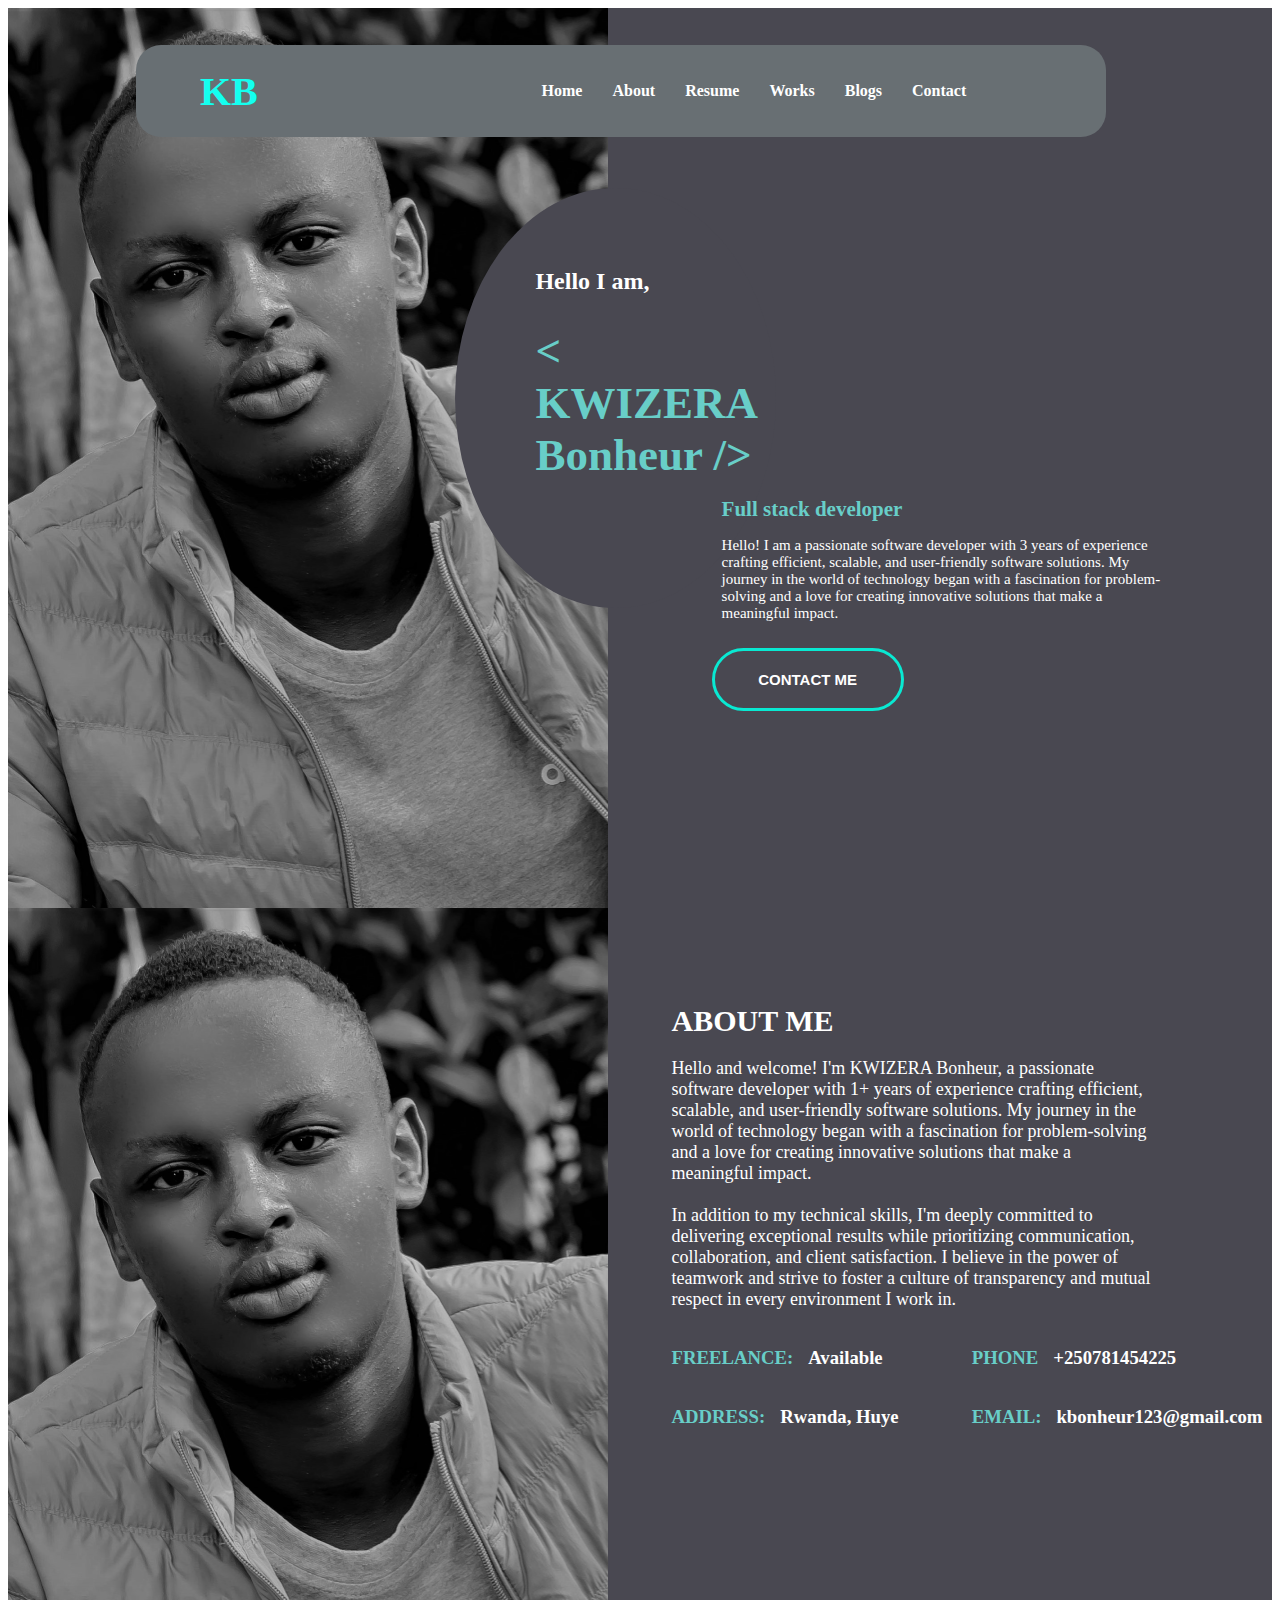
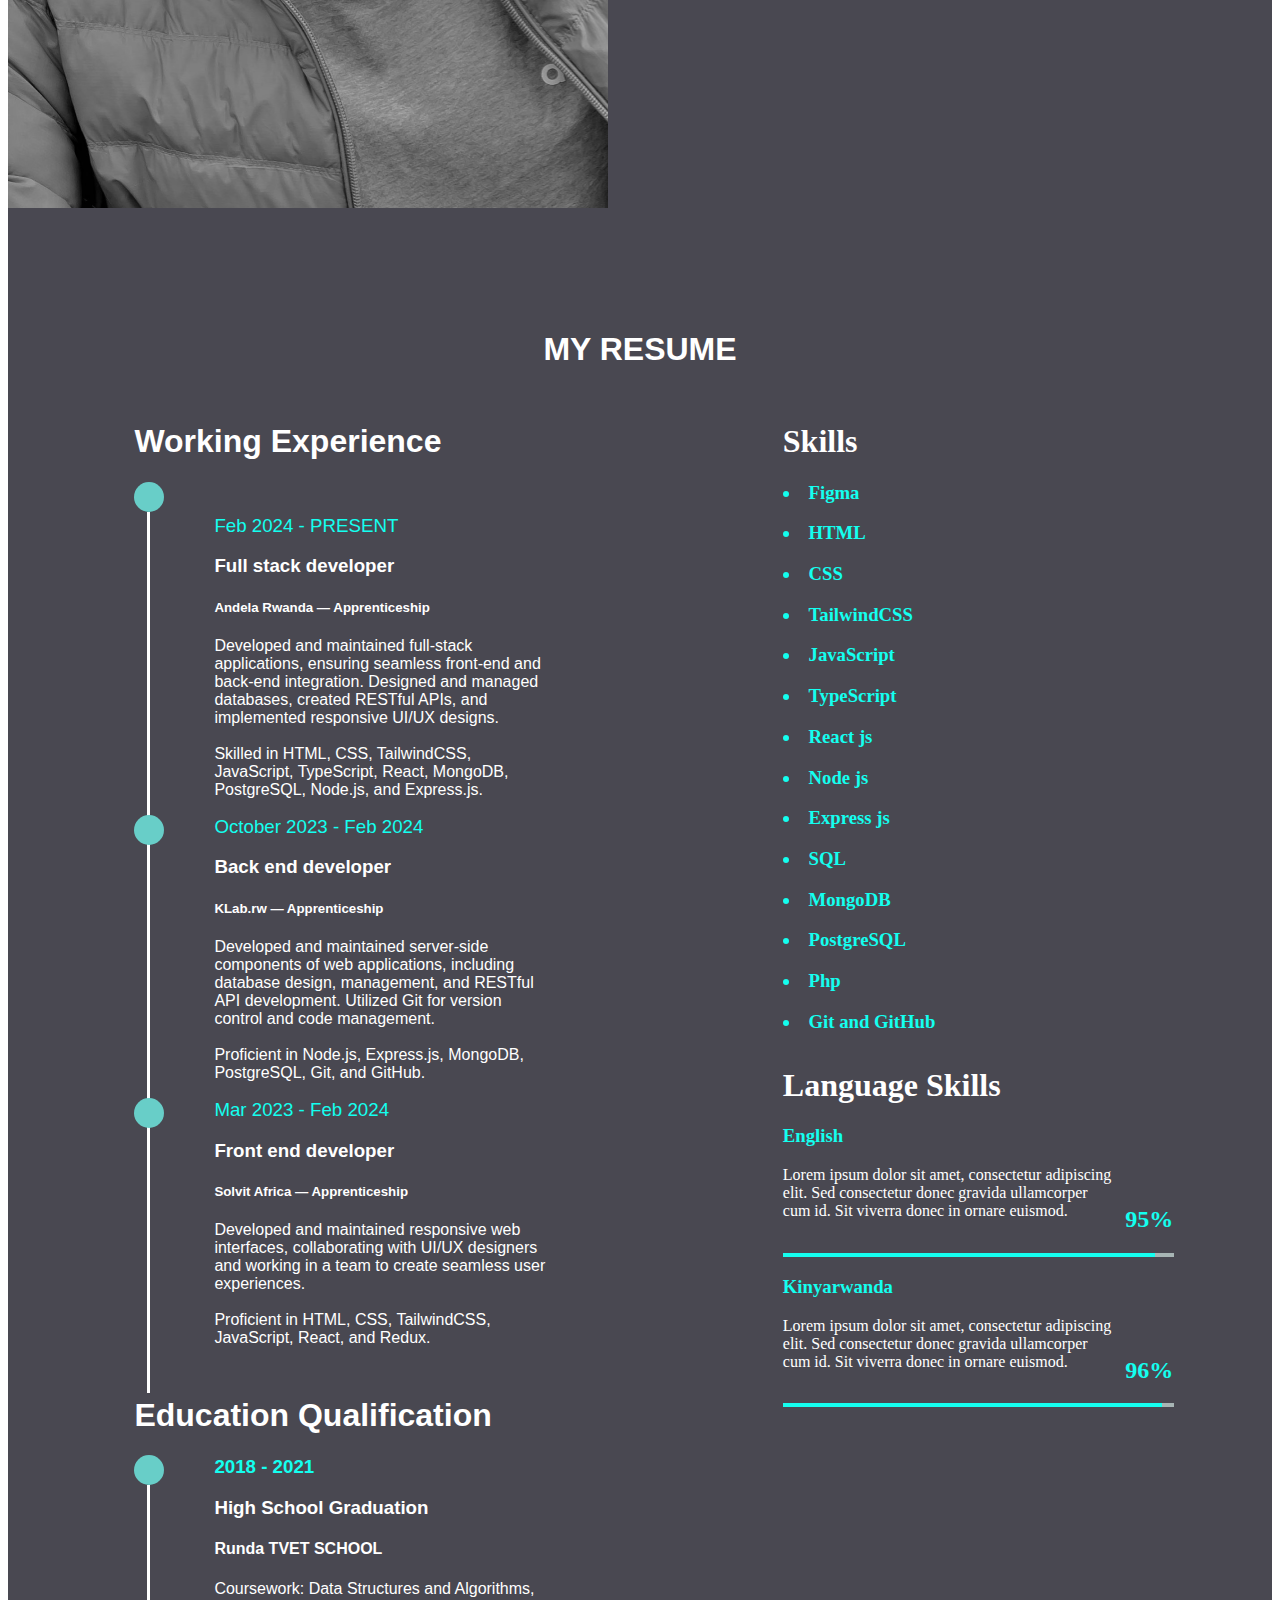
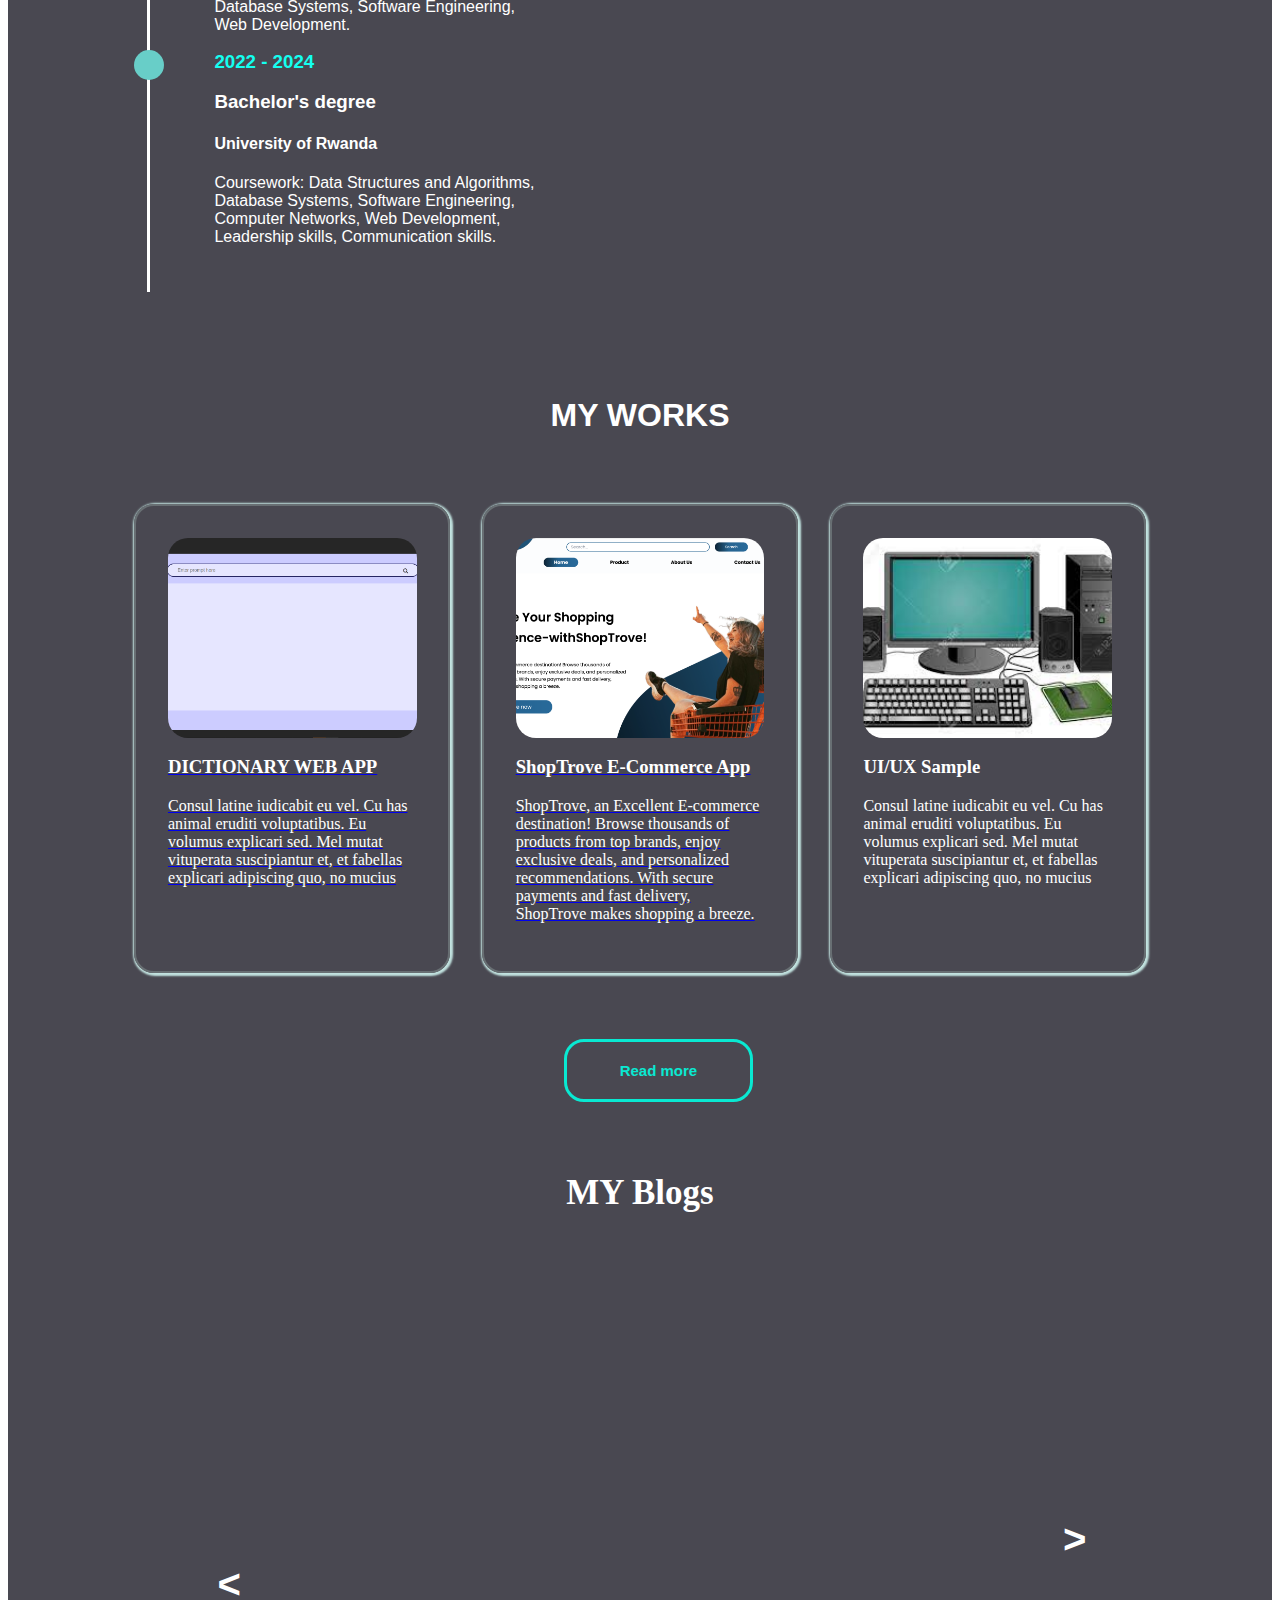
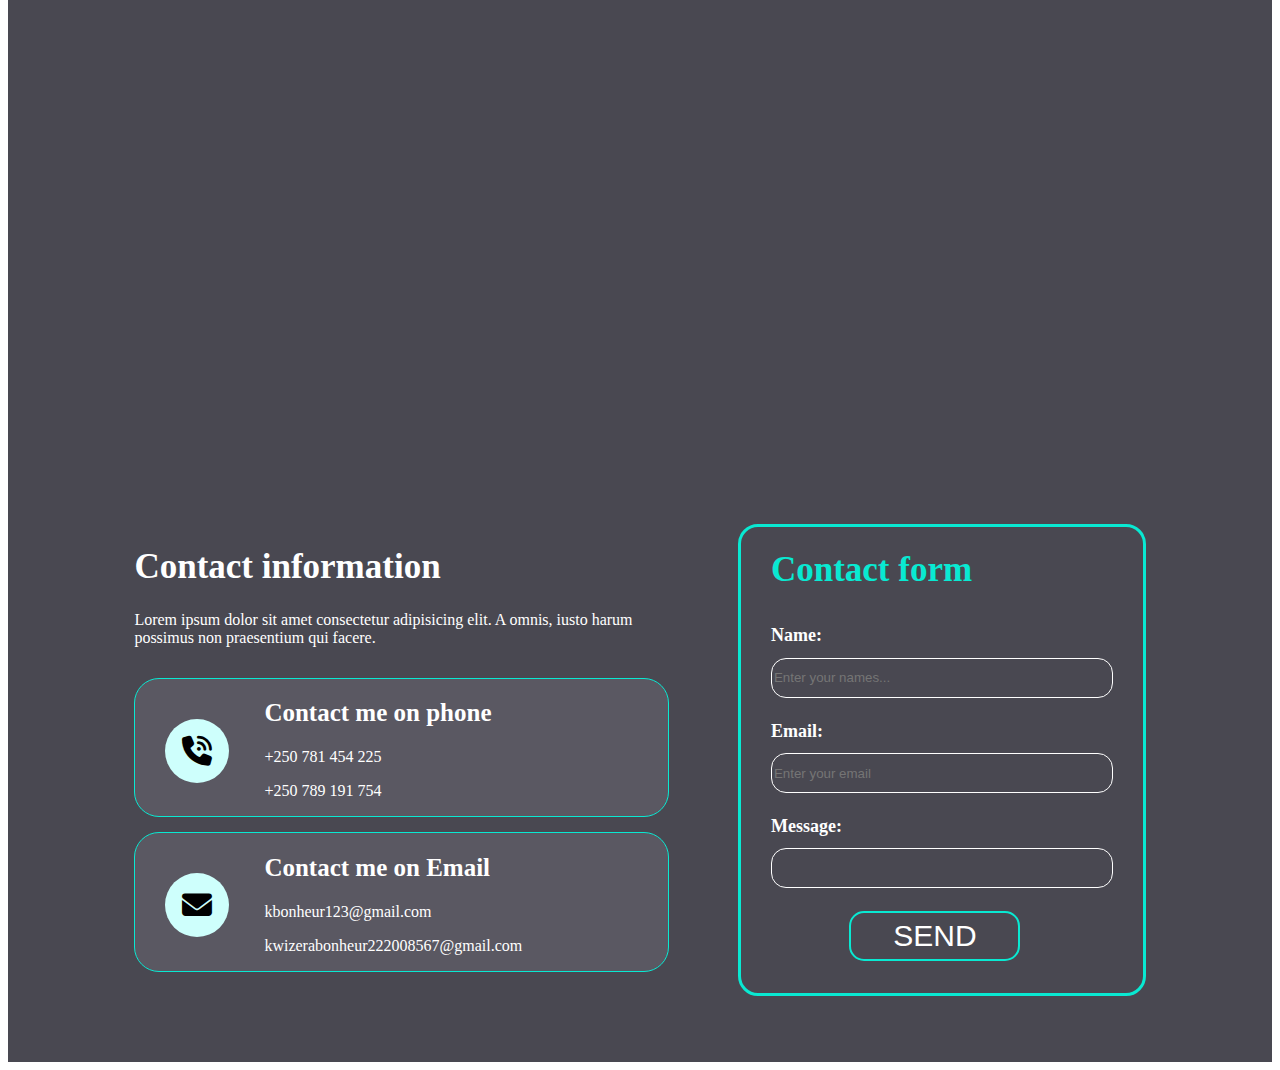
<file: index.html>
<html>
  <head>
    <meta name="viewport" content="width=device-width, initial-scale=1" />
    <link rel="stylesheet" href="index.css" />
    <link rel="stylesheet" href="./fonts/css/all.css" />
    <title>Portifolio</title>
  </head>

  <body>
    <nav class="navbar">
      <h1 style="color: #14ffef; font-size: 40px; font-weight: bold">KB</h1>
      <input type="checkbox" id="toggle-menu" class="toggle-menu" />
      <label for="toggle-menu" class="menu-icon">&#9776;</label>
      <ul class="links">
        <li><a href="#home">Home</a></li>
        <li><a href="#about">About</a></li>
        <li><a href="#resume">Resume</a></li>
        <li><a href="#works">Works</a></li>
        <li><a href="#blog-posts">Blogs</a></li>
        <li><a href="#contact">Contact</a></li>
      </ul>
    </nav>
    <div class="home" id="home">
      <div class="container">
        <div class="left"></div>
        <div class="right">
          <div class="circle">
            <h2>Hello I am,</h2>
            <h1>< KWIZERA<br />Bonheur /></h1>
          </div>
          <div class="desc">
            <h1>Full stack developer</h1>
            <p>
              Hello! I am a passionate software developer with 3 years of
              experience crafting efficient, scalable, and user-friendly
              software solutions. My journey in the world of technology began
              with a fascination for problem-solving and a love for creating
              innovative solutions that make a meaningful impact.
            </p>
          </div>
          <button id="me">CONTACT ME</button>
        </div>
      </div>
    </div>
    <div class="about" id="about">
      <div class="container">
        <div class="left2"></div>
        <div class="right1">
          <h1>ABOUT ME</h1>
          <p>
            Hello and welcome! I'm KWIZERA Bonheur, a passionate software
            developer with 1+ years of experience crafting efficient, scalable,
            and user-friendly software solutions. My journey in the world of
            technology began with a fascination for problem-solving and a love
            for creating innovative solutions that make a meaningful impact.
            <br />
            <br />
            In addition to my technical skills, I'm deeply committed to
            delivering exceptional results while prioritizing communication,
            collaboration, and client satisfaction. I believe in the power of
            teamwork and strive to foster a culture of transparency and mutual
            respect in every environment I work in.
          </p>
          <div class="info">
            <div class="more">
              <h3 id="age">FREELANCE:</h3>
              <h3 id="value">Available</h3>
            </div>
            <div class="more">
              <h3 id="age">PHONE</h3>
              <h3 id="value">+250781454225</h3>
            </div>
            <div class="more">
              <h3 id="age">ADDRESS:</h3>
              <h3 id="value">Rwanda, Huye</h3>
            </div>
            <div class="more">
              <h3 id="age">EMAIL:</h3>
              <h3 id="value">kbonheur123@gmail.com</h3>
            </div>
          </div>
        </div>
      </div>
    </div>
    <div class="resume-container" id="resume">
      <h1 id="myresume">MY RESUME</h1>
      <div class="resume">
        <div>
          <div class="education">
            <h1>Working Experience</h1>
            <div style="display: flex; gap: 50px">
              <div>
                <div class="a"></div>
                <div class="line"></div>
              </div>
              <div class="education">
                <h3
                  style="color: #14ffef; font-weight: normal; margin-top: -1px"
                >
                  Feb 2024 - PRESENT
                </h3>
                <h3>Full stack developer</h3>
                <h5>Andela Rwanda — Apprenticeship</h5>
                <p>
                  Developed and maintained full-stack applications, ensuring
                  seamless front-end and back-end integration. Designed and
                  managed databases, created RESTful APIs, and implemented
                  responsive UI/UX designs. <br />
                  <br />
                  Skilled in HTML, CSS, TailwindCSS, JavaScript, TypeScript,
                  React, MongoDB, PostgreSQL, Node.js, and Express.js.
                </p>
              </div>
            </div>
            <div style="display: flex; gap: 50px">
              <div>
                <div class="a"></div>
                <div class="line"></div>
              </div>
              <div>
                <h3
                  style="color: #14ffef; font-weight: normal; margin-top: 1px"
                >
                  October 2023 - Feb 2024
                </h3>
                <h3>Back end developer</h3>
                <h5>KLab.rw — Apprenticeship</h5>
                <p>
                  Developed and maintained server-side components of web
                  applications, including database design, management, and
                  RESTful API development. Utilized Git for version control and
                  code management. <br />
                  <br />
                  Proficient in Node.js, Express.js, MongoDB, PostgreSQL, Git,
                  and GitHub.
                </p>
              </div>
            </div>
            <div style="display: flex; gap: 50px">
              <div>
                <div class="a"></div>
                <div class="line"></div>
              </div>
              <div>
                <h3
                  style="color: #14ffef; font-weight: normal; margin-top: 1px"
                >
                  Mar 2023 - Feb 2024
                </h3>
                <h3>Front end developer</h3>
                <h5>Solvit Africa — Apprenticeship</h5>
                <p>
                  Developed and maintained responsive web interfaces,
                  collaborating with UI/UX designers and working in a team to
                  create seamless user experiences. <br />
                  <br />
                  Proficient in HTML, CSS, TailwindCSS, JavaScript, React, and
                  Redux.
                </p>
              </div>
            </div>
          </div>
          <div>
            <div class="education">
              <h1>Education Qualification</h1>
              <div style="display: flex; gap: 50px">
                <div>
                  <div class="a"></div>
                  <div class="line"></div>
                </div>
                <div>
                  <h3
                    style="color: #14ffef; font-weight: bold; margin-top: 1px"
                  >
                    2018 - 2021
                  </h3>
                  <h3>High School Graduation</h3>
                  <h4>Runda TVET SCHOOL</h4>
                  <p>
                    Coursework: Data Structures and Algorithms, Database
                    Systems, Software Engineering, Web Development.
                  </p>
                </div>
              </div>
              <div style="display: flex; gap: 50px">
                <div>
                  <div class="a"></div>
                  <div class="line"></div>
                </div>
                <div>
                  <h3
                    style="color: #14ffef; font-weight: bold; margin-top: 1px"
                  >
                    2022 - 2024
                  </h3>
                  <h3>Bachelor's degree</h3>
                  <h4>University of Rwanda</h4>
                  <p>
                    Coursework: Data Structures and Algorithms, Database
                    Systems, Software Engineering, Computer Networks, Web
                    Development, Leadership skills, Communication skills.
                  </p>
                </div>
              </div>
            </div>
          </div>
        </div>
        <div>
          <div class="design">
            <h1>Skills</h1>
            <h3><li style="color: #14ffef">Figma</li></h3>
            <h3><li style="color: #14ffef">HTML</li></h3>
            <h3><li style="color: #14ffef">CSS</li></h3>
            <h3><li style="color: #14ffef">TailwindCSS</li></h3>
            <h3><li style="color: #14ffef">JavaScript</li></h3>
            <h3><li style="color: #14ffef">TypeScript</li></h3>
            <h3><li style="color: #14ffef">React js</li></h3>
            <h3><li style="color: #14ffef">Node js</li></h3>
            <h3><li style="color: #14ffef">Express js</li></h3>
            <h3><li style="color: #14ffef">SQL</li></h3>
            <h3><li style="color: #14ffef">MongoDB</li></h3>
            <h3><li style="color: #14ffef">PostgreSQL</li></h3>
            <h3><li style="color: #14ffef">Php</li></h3>
            <h3><li style="color: #14ffef">Git and GitHub</li></h3>
          </div>
          <div class="design">
            <h1>Language Skills</h1>
            <div>
              <h3 style="color: #14ffef">English</h3>
              <p>
                Lorem ipsum dolor sit amet, consectetur adipiscing elit. Sed
                consectetur donec gravida ullamcorper cum id. Sit viverra donec
                in ornare euismod.
              </p>
              <h2 style="margin-left: 70%; color: #14ffef; margin-top: -30px">
                95%
              </h2>
              <div style="width: 80%; height: 4px; background-color: #a7b5b4">
                <div
                  style="width: 95%; height: 4px; background-color: #14ffef"
                ></div>
              </div>
            </div>
            <div>
              <h3 style="color: #14ffef">Kinyarwanda</h3>
              <p>
                Lorem ipsum dolor sit amet, consectetur adipiscing elit. Sed
                consectetur donec gravida ullamcorper cum id. Sit viverra donec
                in ornare euismod.
              </p>
              <h2 style="margin-left: 70%; color: #14ffef; margin-top: -30px">
                96%
              </h2>
              <div style="width: 80%; height: 4px; background-color: #a7b5b4">
                <div
                  style="width: 97%; height: 4px; background-color: #14ffef"
                ></div>
              </div>
            </div>
          </div>
        </div>
      </div>
    </div>
    <div class="works" id="works">
      <h1>MY WORKS</h1>
      <div class="con dardss">
        <a
          href="https://kwizera-bonheur123.github.io/Diction_web_app/"
          class="cards11"
        >
          <div class="card1">
            <img src="./dictionary.PNG" />
          </div>
          <h3>DICTIONARY WEB APP</h3>
          <p>
            Consul latine iudicabit eu vel. Cu has animal eruditi voluptatibus.
            Eu volumus explicari sed. Mel mutat vituperata suscipiantur et, et
            fabellas explicari adipiscing quo, no mucius
          </p>
        </a>
        <a
          href="https://kwizera-bonheur123.github.io/To_do_list/"
          class="cards11"
        >
          <div class="card1">
            <img src="./shptrove.png" />
          </div>
          <h3>ShopTrove E-Commerce App</h3>
          <p>
            ShopTrove, an Excellent E-commerce destination! Browse thousands of
            products from top brands, enjoy exclusive deals, and personalized
            recommendations. With secure payments and fast delivery, ShopTrove
            makes shopping a breeze.
          </p>
        </a>
        <div class="cards11">
          <div class="card1">
            <img src="./download (11).jpg" />
          </div>
          <h3>UI/UX Sample</h3>
          <p>
            Consul latine iudicabit eu vel. Cu has animal eruditi voluptatibus.
            Eu volumus explicari sed. Mel mutat vituperata suscipiantur et, et
            fabellas explicari adipiscing quo, no mucius
          </p>
        </div>
      </div>
      <button>Read more</button>
    </div>
    <div class="my-blog" id="blog">
      <h1>MY Blogs</h1>
      <div class="slider" id="blog-posts"></div>
      <div id="next-blog">></div>
      <div id="prev-blog"><</div>
    </div>
    <div class="contact" id="contact">
      <div class="contact-container">
        <div style="display: grid; gap: 15px; padding-bottom: 40px">
          <div>
            <h1>Contact information</h1>
            <p id="p">
              Lorem ipsum dolor sit amet consectetur adipisicing elit. A omnis,
              iusto harum possimus non praesentium qui facere.
            </p>
          </div>
          <div class="phone">
            <div style="padding-top: 8%; font-size: 30px">
              <div class="icon">
                <i class="fa-solid fa-phone-volume"></i>
              </div>
            </div>
            <div class="cont">
              <h2>Contact me on phone</h2>
              <p>+250 781 454 225</p>
              <p>+250 789 191 754</p>
            </div>
          </div>
          <div class="phone">
            <div style="padding-top: 8%; font-size: 30px">
              <div class="icon">
                <i class="fa-solid fa-envelope"></i>
              </div>
            </div>
            <div>
              <h2>Contact me on Email</h2>
              <p>kbonheur123@gmail.com</p>
              <p>kwizerabonheur222008567@gmail.com</p>
            </div>
          </div>
        </div>
        <form class="form" id="contactForm" onsubmit="validateForm()">
          <h1>Contact form</h1>
          <label>Name:</label>
          <input type="text" id="name" placeholder="Enter your names..." />
          <div class="error" id="nameError"></div>
          <label>Email:</label>
          <input type="text" id="email" placeholder="Enter your email" />
          <div id="emailError" class="error"></div>
          <label>Message:</label>
          <input id="message" type="textarea" />
          <div id="messageError" class="error"></div>
          <input type="submit" value="SEND" id="submit" />
        </form>
      </div>
    </div>
    <script src="https://smtpjs.com/v3/smtp.js"></script>
    <script>
      function validateForm() {
        var name = document.getElementById("name").value;
        var email = document.getElementById("email").value;
        var message = document.getElementById("message").value;

        var nameError = document.getElementById("nameError");
        var emailError = document.getElementById("emailError");
        var messageError = document.getElementById("messageError");

        nameError.innerHTML = "";
        emailError.innerHTML = "";
        messageError.innerHTML = "";

        var isValid = true;

        if (name === "") {
          nameError.innerHTML = "Name is required";
          isValid = false;
        }

        if (email === "") {
          emailError.innerHTML = "Email is required";
          isValid = false;
        } else {
          // Basic email validation
          var emailPattern = /^[a-zA-Z0-9._-]+@[a-zA-Z0-9.-]+\.[a-zA-Z]{2,4}$/;
          if (!emailPattern.test(email)) {
            emailError.innerHTML = "Invalid email address";
            isValid = false;
          }
        }

        if (message === "") {
          messageError.innerHTML = "Message is required";
          isValid = false;
        }

        return isValid;
      }

      var posts;

      // function addloader() {
      //   document.getElementById("loader-page").style.display = "flex";
      // }
      // addloader();
      // function removeLeader() {
      //   document.getElementById("loader-page").style.display = "none";
      // }

      fetch("https://mybrand-be-j0te.onrender.com/api/blogs")
        .then((response) => response.json())
        .then((response) => {
          //   removeLeader();
          var blog_posts = document.getElementById("blog-posts");
          response.data.map((blog) => {
            console.log(blog);
            let newDiv = document.createElement("div");
            newDiv.classList.add("item");
            newDiv.innerHTML = `
            <a href="#" onclick="window.location.href = 'signle_blog.html?id=${
              blog._id
            }'; return false;">
                    <img src="${blog.image}" />
                  </a>
                  <h2 class="title">${
                    blog.title.substring(0, 50) + " ...."
                  }</h2>
                  <div class="description">${
                    blog.content.substring(0, 196) + " ....."
                  }</div>
                  <div class="footer">
                    <div class="profile">
                      <img src="${blog.author.profile}" />
                      <div>
                        <h2 class="writter-name">${blog.author.firstname}</h2>
                        <h2 class="writter-position">${
                          blog.author.lastname
                        }</h2>
                      </div>
                    </div>
                    <div class="reaction">
                      <div class="like">
                        <i class="fa-solid fa-thumbs-up"></i>
                        <p>${blog.likes.length}</p>
                      </div>
                      <div class="like">
                        <i class="fa-solid fa-comment"></i>
                        <p>${blog.comments.length}</p>
                      </div>
                    </div>
                  </div>
            `;
            blog_posts.appendChild(newDiv);
          });

          let blogs = document.querySelectorAll(".my-blog .slider .item");
          let next = document.getElementById("next-blog");
          let prev = document.getElementById("prev-blog");
          let active = 1;
          function loadShow() {
            let stt = 0;
            console.log(blogs[active]);
            blogs[active].style.transform = `none`;
            blogs[active].style.zIndex = 10;
            blogs[active].style.filter = "none";
            blogs[active].style.opacity = 1;
            for (var i = active + 1; i < blogs.length; i++) {
              stt++;
              blogs[i].style.transform = `translateX(${120 * stt}px) scale(${
                1 - 0.2 * stt
              }) perspective(16px) rotateY(-1deg)`;
              blogs[i].style.zIndex = 1;
              blogs[i].style.filter = "blur(5px)";
              blogs[i].style.opacity = stt > 2 ? 0 : 0.6;
            }
            stt = 0;
            for (var i = active - 1; i >= 0; i--) {
              stt++;
              blogs[i].style.transform = `translateX(${-120 * stt}px) scale(${
                1 - 0.2 * stt
              }) perspective(16px) rotateY(1deg)`;
              blogs[i].style.zIndex = 1;
              blogs[i].style.filter = "blur(5px)";
              blogs[i].style.opacity = stt > 2 ? 0 : 0.6;
            }
          }
          loadShow();
          next.onclick = function () {
            active = active + 1 < blogs.length ? active + 1 : active;
            loadShow();
          };
          prev.onclick = function () {
            active = active - 1 >= 0 ? active - 1 : active;
            loadShow();
          };
        });
    </script>
  </body>
</html>
</file>
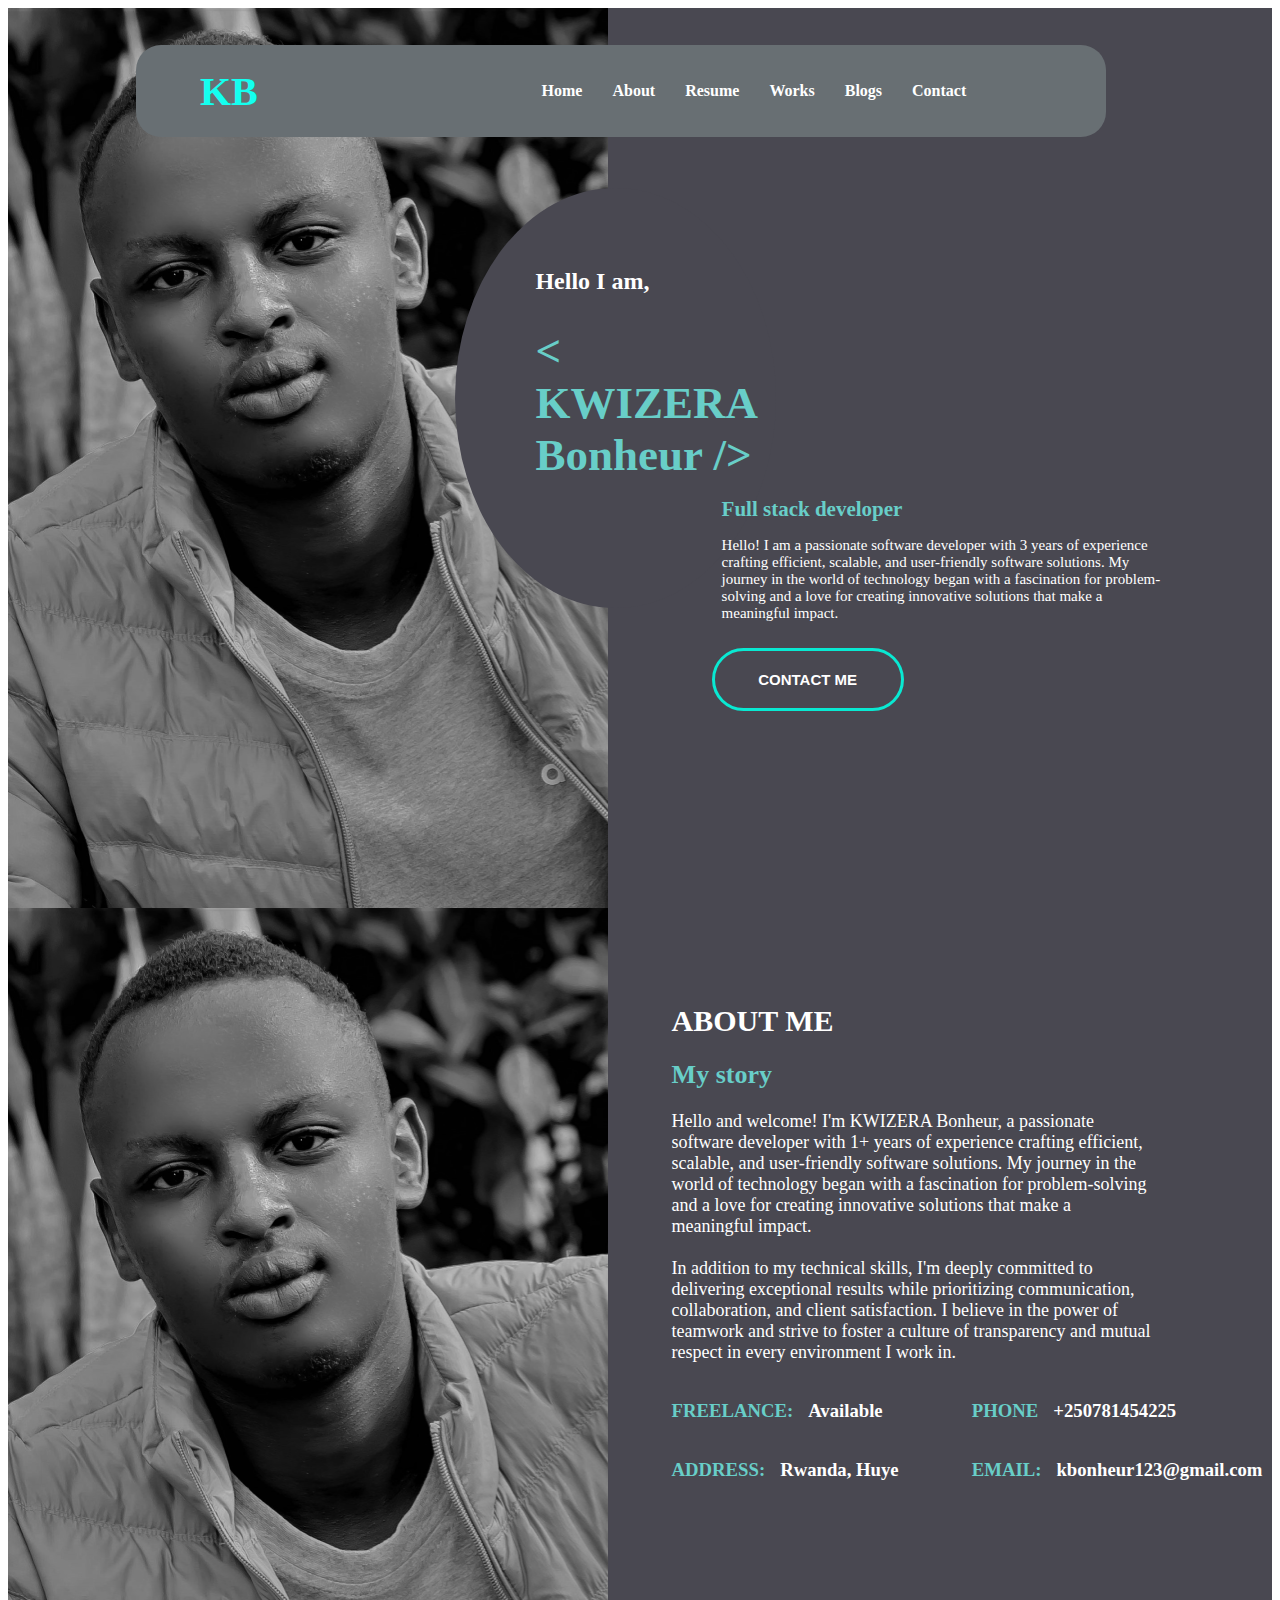
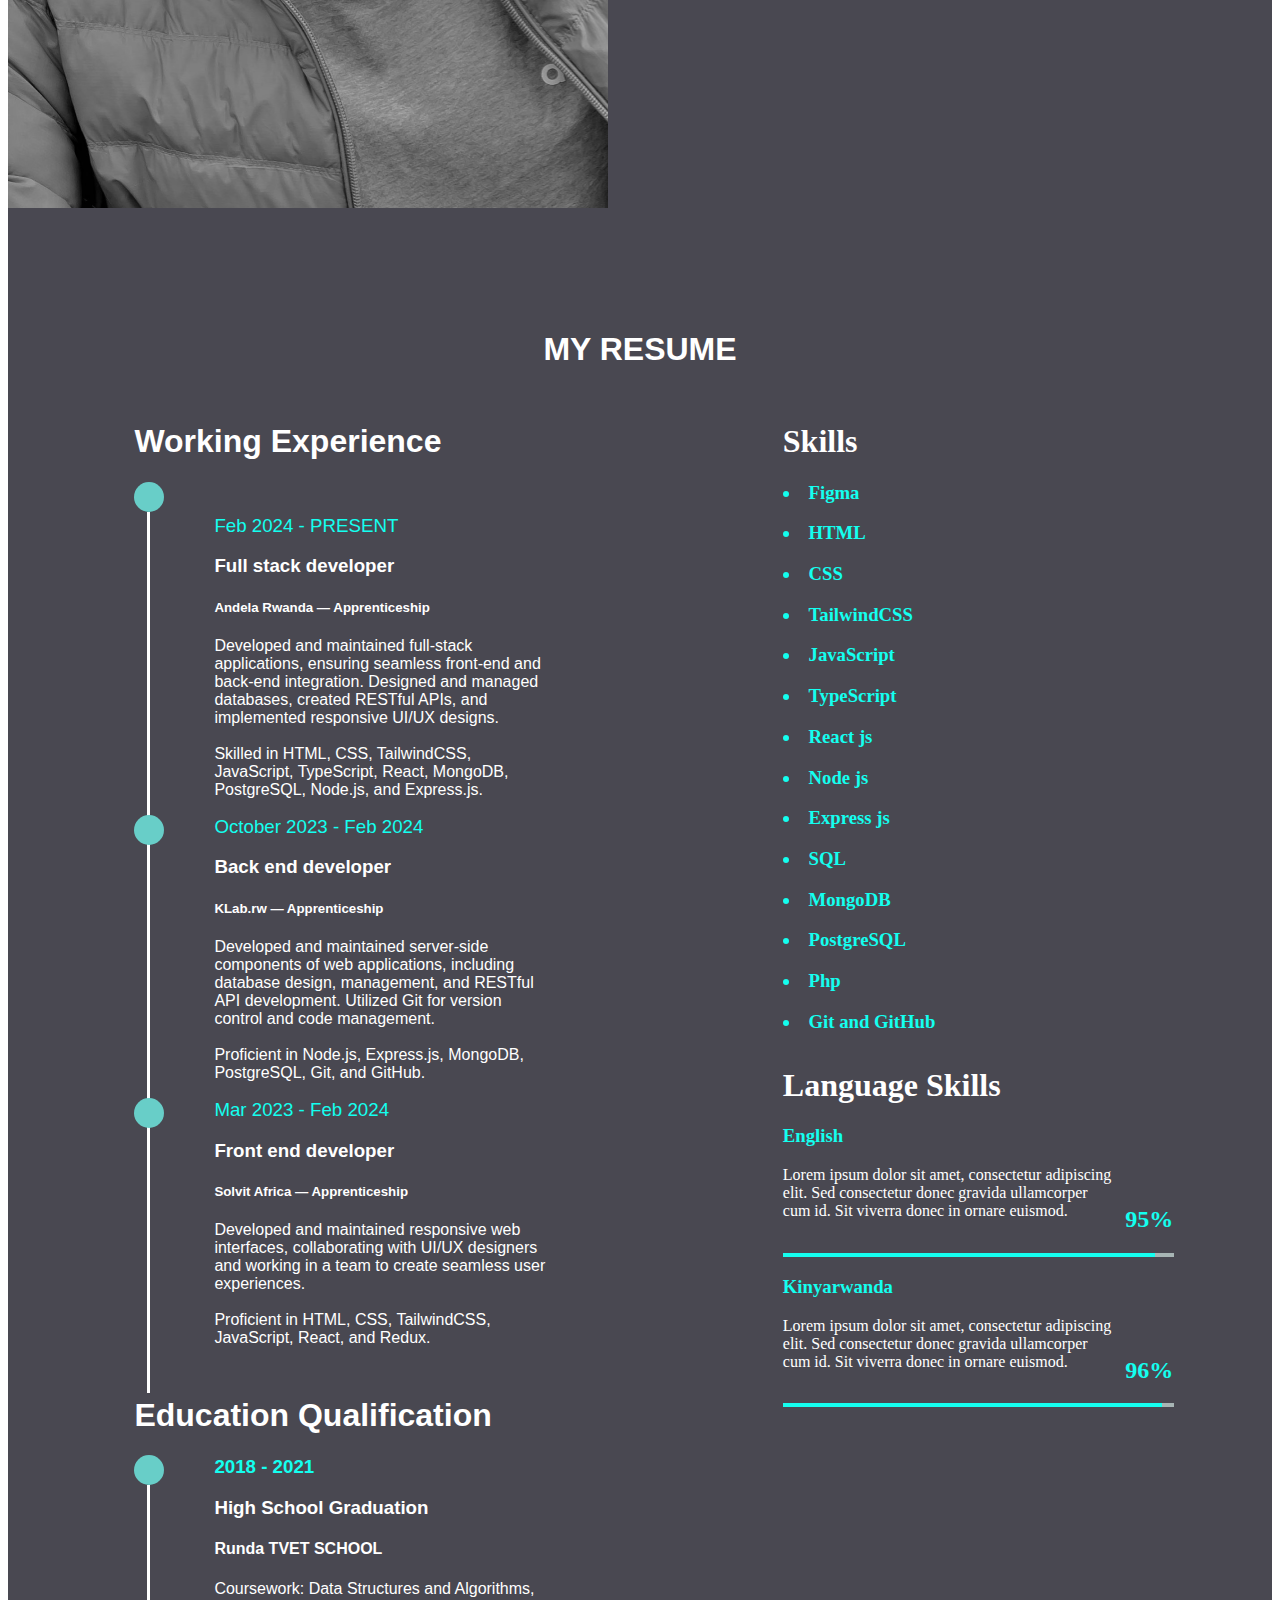
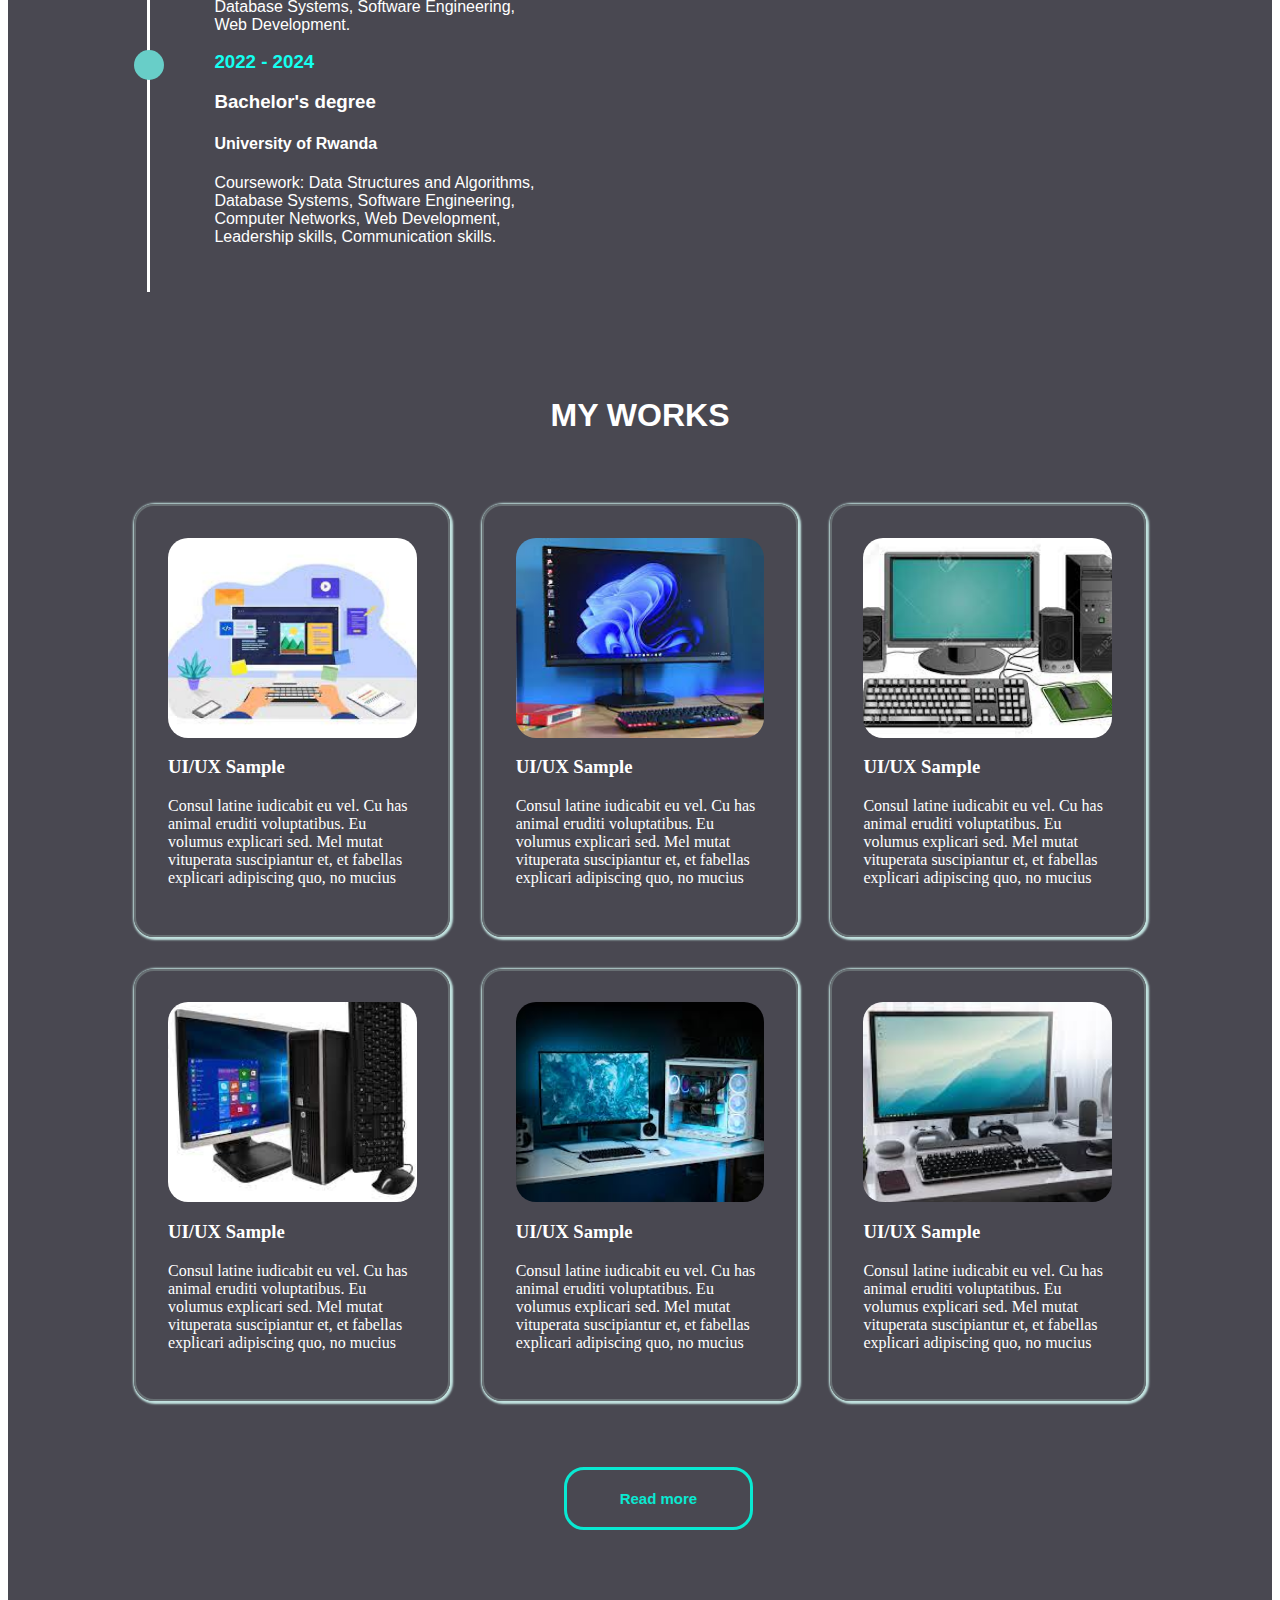
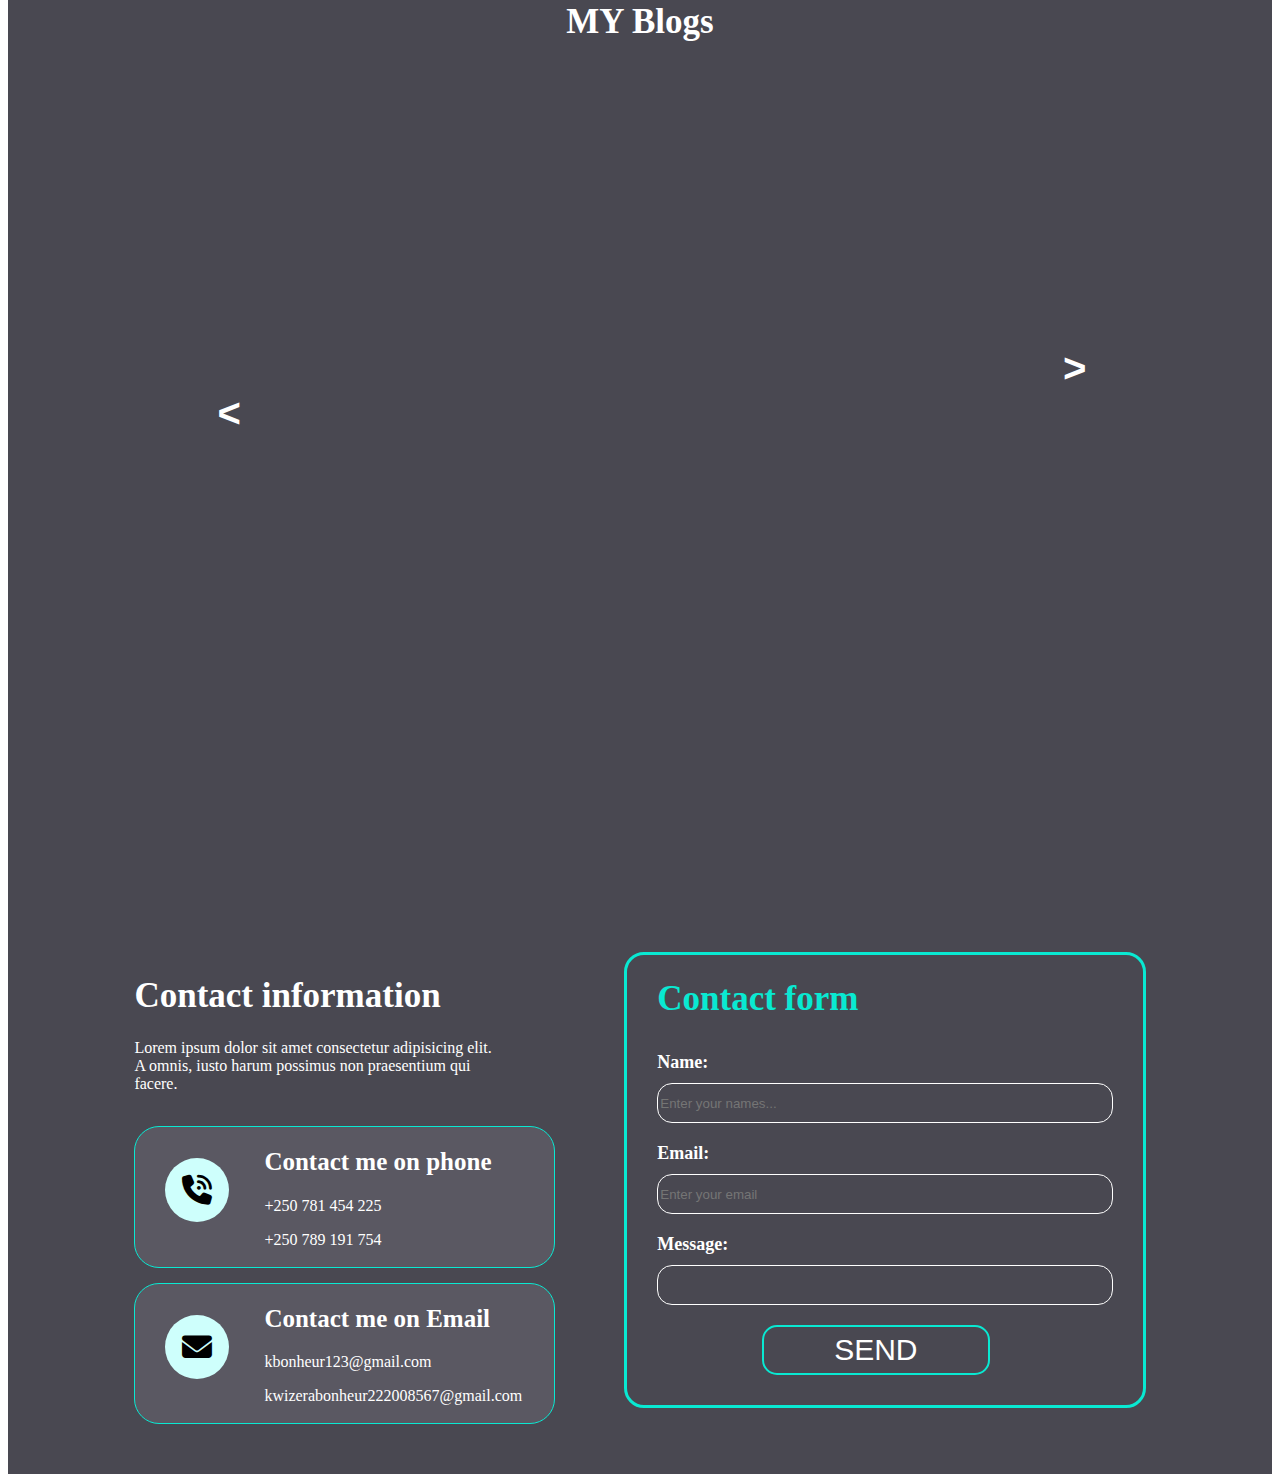
<file: Home.html>
<html>
  <head>
    <link rel="stylesheet" href="index.css" />
    <link rel="stylesheet" href="./fonts/css/all.css" />
    <title>Portifolio</title>
  </head>

  <body>
    <nav class="navbar">
      <h1 style="color: #14ffef; font-size: 40px; font-weight: bold">KB</h1>
      <input type="checkbox" id="toggle-menu" class="toggle-menu" />
      <label for="toggle-menu" class="menu-icon">&#9776;</label>
      <ul class="links">
        <li><a href="#home">Home</a></li>
        <li><a href="#about">About</a></li>
        <li><a href="#resume">Resume</a></li>
        <li><a href="#works">Works</a></li>
        <li><a href="#blog-posts">Blogs</a></li>
        <li><a href="#contact">Contact</a></li>
      </ul>
    </nav>
    <div class="home" id="home">
      <div class="container">
        <div class="left"></div>
        <div class="right">
          <div class="circle">
            <h2>Hello I am,</h2>
            <h1>< KWIZERA<br />Bonheur /></h1>
          </div>
          <div class="desc">
            <h1>Full stack developer</h1>
            <p>
              Hello! I am a passionate software developer with 3 years of
              experience crafting efficient, scalable, and user-friendly
              software solutions. My journey in the world of technology began
              with a fascination for problem-solving and a love for creating
              innovative solutions that make a meaningful impact.
            </p>
          </div>
          <button id="me">CONTACT ME</button>
        </div>
      </div>
    </div>
    <div class="about" id="about">
      <div class="container">
        <div class="left2"></div>
        <div class="right1">
          <h1>ABOUT ME</h1>
          <h2>My story</h2>
          <p>
            Hello and welcome! I'm KWIZERA Bonheur, a passionate software
            developer with 1+ years of experience crafting efficient, scalable,
            and user-friendly software solutions. My journey in the world of
            technology began with a fascination for problem-solving and a love
            for creating innovative solutions that make a meaningful impact.
            <br />
            <br />
            In addition to my technical skills, I'm deeply committed to
            delivering exceptional results while prioritizing communication,
            collaboration, and client satisfaction. I believe in the power of
            teamwork and strive to foster a culture of transparency and mutual
            respect in every environment I work in.
          </p>
          <div class="info">
            <div class="more">
              <h3 id="age">FREELANCE:</h3>
              <h3 id="value">Available</h3>
            </div>
            <div class="more">
              <h3 id="age">PHONE</h3>
              <h3 id="value">+250781454225</h3>
            </div>
            <div class="more">
              <h3 id="age">ADDRESS:</h3>
              <h3 id="value">Rwanda, Huye</h3>
            </div>
            <div class="more">
              <h3 id="age">EMAIL:</h3>
              <h3 id="value">kbonheur123@gmail.com</h3>
            </div>
          </div>
        </div>
      </div>
    </div>
    <div class="resume-container" id="resume">
      <h1 id="myresume">MY RESUME</h1>
      <div class="resume">
        <div>
          <div class="education">
            <h1>Working Experience</h1>
            <div style="display: flex; gap: 50px">
              <div>
                <div class="a"></div>
                <div class="line"></div>
              </div>
              <div class="education">
                <h3
                  style="color: #14ffef; font-weight: normal; margin-top: -1px"
                >
                  Feb 2024 - PRESENT
                </h3>
                <h3>Full stack developer</h3>
                <h5>Andela Rwanda — Apprenticeship</h5>
                <p>
                  Developed and maintained full-stack applications, ensuring
                  seamless front-end and back-end integration. Designed and
                  managed databases, created RESTful APIs, and implemented
                  responsive UI/UX designs. <br />
                  <br />
                  Skilled in HTML, CSS, TailwindCSS, JavaScript, TypeScript,
                  React, MongoDB, PostgreSQL, Node.js, and Express.js.
                </p>
              </div>
            </div>
            <div style="display: flex; gap: 50px">
              <div>
                <div class="a"></div>
                <div class="line"></div>
              </div>
              <div>
                <h3
                  style="color: #14ffef; font-weight: normal; margin-top: 1px"
                >
                  October 2023 - Feb 2024
                </h3>
                <h3>Back end developer</h3>
                <h5>KLab.rw — Apprenticeship</h5>
                <p>
                  Developed and maintained server-side components of web
                  applications, including database design, management, and
                  RESTful API development. Utilized Git for version control and
                  code management. <br />
                  <br />
                  Proficient in Node.js, Express.js, MongoDB, PostgreSQL, Git,
                  and GitHub.
                </p>
              </div>
            </div>
            <div style="display: flex; gap: 50px">
              <div>
                <div class="a"></div>
                <div class="line"></div>
              </div>
              <div>
                <h3
                  style="color: #14ffef; font-weight: normal; margin-top: 1px"
                >
                  Mar 2023 - Feb 2024
                </h3>
                <h3>Front end developer</h3>
                <h5>Solvit Africa — Apprenticeship</h5>
                <p>
                  Developed and maintained responsive web interfaces,
                  collaborating with UI/UX designers and working in a team to
                  create seamless user experiences. <br />
                  <br />
                  Proficient in HTML, CSS, TailwindCSS, JavaScript, React, and
                  Redux.
                </p>
              </div>
            </div>
          </div>
          <div>
            <div class="education">
              <h1>Education Qualification</h1>
              <div style="display: flex; gap: 50px">
                <div>
                  <div class="a"></div>
                  <div class="line"></div>
                </div>
                <div>
                  <h3
                    style="color: #14ffef; font-weight: bold; margin-top: 1px"
                  >
                    2018 - 2021
                  </h3>
                  <h3>High School Graduation</h3>
                  <h4>Runda TVET SCHOOL</h4>
                  <p>
                    Coursework: Data Structures and Algorithms, Database
                    Systems, Software Engineering, Web Development.
                  </p>
                </div>
              </div>
              <div style="display: flex; gap: 50px">
                <div>
                  <div class="a"></div>
                  <div class="line"></div>
                </div>
                <div>
                  <h3
                    style="color: #14ffef; font-weight: bold; margin-top: 1px"
                  >
                    2022 - 2024
                  </h3>
                  <h3>Bachelor's degree</h3>
                  <h4>University of Rwanda</h4>
                  <p>
                    Coursework: Data Structures and Algorithms, Database
                    Systems, Software Engineering, Computer Networks, Web
                    Development, Leadership skills, Communication skills.
                  </p>
                </div>
              </div>
            </div>
          </div>
        </div>
        <div>
          <div class="design">
            <h1>Skills</h1>
            <h3><li style="color: #14ffef">Figma</li></h3>
            <h3><li style="color: #14ffef">HTML</li></h3>
            <h3><li style="color: #14ffef">CSS</li></h3>
            <h3><li style="color: #14ffef">TailwindCSS</li></h3>
            <h3><li style="color: #14ffef">JavaScript</li></h3>
            <h3><li style="color: #14ffef">TypeScript</li></h3>
            <h3><li style="color: #14ffef">React js</li></h3>
            <h3><li style="color: #14ffef">Node js</li></h3>
            <h3><li style="color: #14ffef">Express js</li></h3>
            <h3><li style="color: #14ffef">SQL</li></h3>
            <h3><li style="color: #14ffef">MongoDB</li></h3>
            <h3><li style="color: #14ffef">PostgreSQL</li></h3>
            <h3><li style="color: #14ffef">Php</li></h3>
            <h3><li style="color: #14ffef">Git and GitHub</li></h3>
          </div>
          <div class="design">
            <h1>Language Skills</h1>
            <div>
              <h3 style="color: #14ffef">English</h3>
              <p>
                Lorem ipsum dolor sit amet, consectetur adipiscing elit. Sed
                consectetur donec gravida ullamcorper cum id. Sit viverra donec
                in ornare euismod.
              </p>
              <h2 style="margin-left: 70%; color: #14ffef; margin-top: -30px">
                95%
              </h2>
              <div style="width: 80%; height: 4px; background-color: #a7b5b4">
                <div
                  style="width: 95%; height: 4px; background-color: #14ffef"
                ></div>
              </div>
            </div>
            <div>
              <h3 style="color: #14ffef">Kinyarwanda</h3>
              <p>
                Lorem ipsum dolor sit amet, consectetur adipiscing elit. Sed
                consectetur donec gravida ullamcorper cum id. Sit viverra donec
                in ornare euismod.
              </p>
              <h2 style="margin-left: 70%; color: #14ffef; margin-top: -30px">
                96%
              </h2>
              <div style="width: 80%; height: 4px; background-color: #a7b5b4">
                <div
                  style="width: 97%; height: 4px; background-color: #14ffef"
                ></div>
              </div>
            </div>
          </div>
        </div>
      </div>
    </div>
    <div class="works" id="works">
      <h1>MY WORKS</h1>
      <div class="con dardss">
        <div class="cards11">
          <div class="card1">
            <img src="./Rectangle 20.png" />
          </div>
          <h3>UI/UX Sample</h3>
          <p>
            Consul latine iudicabit eu vel. Cu has animal eruditi voluptatibus.
            Eu volumus explicari sed. Mel mutat vituperata suscipiantur et, et
            fabellas explicari adipiscing quo, no mucius
          </p>
        </div>
        <div class="cards11">
          <div class="card1">
            <img src="./download (10).jpg" />
          </div>
          <h3>UI/UX Sample</h3>
          <p>
            Consul latine iudicabit eu vel. Cu has animal eruditi voluptatibus.
            Eu volumus explicari sed. Mel mutat vituperata suscipiantur et, et
            fabellas explicari adipiscing quo, no mucius
          </p>
        </div>
        <div class="cards11">
          <div class="card1">
            <img src="./download (11).jpg" />
          </div>
          <h3>UI/UX Sample</h3>
          <p>
            Consul latine iudicabit eu vel. Cu has animal eruditi voluptatibus.
            Eu volumus explicari sed. Mel mutat vituperata suscipiantur et, et
            fabellas explicari adipiscing quo, no mucius
          </p>
        </div>
        <div class="cards11">
          <div class="card1">
            <img src="./download (9).jpg" />
          </div>
          <h3>UI/UX Sample</h3>
          <p>
            Consul latine iudicabit eu vel. Cu has animal eruditi voluptatibus.
            Eu volumus explicari sed. Mel mutat vituperata suscipiantur et, et
            fabellas explicari adipiscing quo, no mucius
          </p>
        </div>
        <div class="cards11">
          <div class="card1">
            <img src="./images (6).jpg" />
          </div>
          <h3>UI/UX Sample</h3>
          <p>
            Consul latine iudicabit eu vel. Cu has animal eruditi voluptatibus.
            Eu volumus explicari sed. Mel mutat vituperata suscipiantur et, et
            fabellas explicari adipiscing quo, no mucius
          </p>
        </div>
        <div class="cards11">
          <div class="card1">
            <img src="./images (7).jpg" />
          </div>
          <h3>UI/UX Sample</h3>
          <p>
            Consul latine iudicabit eu vel. Cu has animal eruditi voluptatibus.
            Eu volumus explicari sed. Mel mutat vituperata suscipiantur et, et
            fabellas explicari adipiscing quo, no mucius
          </p>
        </div>
      </div>
      <button>Read more</button>
    </div>
    <div class="my-blog" id="blog">
      <h1>MY Blogs</h1>
      <div class="slider" id="blog-posts"></div>
      <div id="next-blog">></div>
      <div id="prev-blog"><</div>
    </div>
    <div class="contact" id="contact">
      <div class="contact-container">
        <div style="display: grid; gap: 15px">
          <div>
            <h1>Contact information</h1>
            <p style="width: 370px">
              Lorem ipsum dolor sit amet consectetur adipisicing elit. A omnis,
              iusto harum possimus non praesentium qui facere.
            </p>
          </div>
          <div class="phone">
            <div style="padding-top: 8%; font-size: 30px">
              <div class="icon">
                <i class="fa-solid fa-phone-volume"></i>
              </div>
            </div>
            <div class="cont">
              <h2>Contact me on phone</h2>
              <p>+250 781 454 225</p>
              <p>+250 789 191 754</p>
            </div>
          </div>
          <div class="phone">
            <div style="padding-top: 8%; font-size: 30px">
              <div class="icon">
                <i class="fa-solid fa-envelope"></i>
              </div>
            </div>
            <div>
              <h2>Contact me on Email</h2>
              <p>kbonheur123@gmail.com</p>
              <p>kwizerabonheur222008567@gmail.com</p>
            </div>
          </div>
        </div>
        <form
          class="form"
          id="contactForm"
          method="post"
          onsubmit="return validateForm()"
        >
          <h1>Contact form</h1>
          <label>Name:</label>
          <input type="text" id="name" placeholder="Enter your names..." />
          <div class="error" id="nameError"></div>
          <label>Email:</label>
          <input type="text" id="email" placeholder="Enter your email" />
          <div id="emailError" class="error"></div>
          <label>Message:</label>
          <input id="message" type="textarea" />
          <div id="messageError" class="error"></div>
          <input type="submit" value="SEND" id="submit" />
        </form>
      </div>
    </div>
    <script>
      function validateForm() {
        var name = document.getElementById("name").value;
        var email = document.getElementById("email").value;
        var message = document.getElementById("message").value;

        var nameError = document.getElementById("nameError");
        var emailError = document.getElementById("emailError");
        var messageError = document.getElementById("messageError");

        nameError.innerHTML = "";
        emailError.innerHTML = "";
        messageError.innerHTML = "";

        var isValid = true;

        if (name === "") {
          nameError.innerHTML = "Name is required";
          isValid = false;
        }

        if (email === "") {
          emailError.innerHTML = "Email is required";
          isValid = false;
        } else {
          // Basic email validation
          var emailPattern = /^[a-zA-Z0-9._-]+@[a-zA-Z0-9.-]+\.[a-zA-Z]{2,4}$/;
          if (!emailPattern.test(email)) {
            emailError.innerHTML = "Invalid email address";
            isValid = false;
          }
        }

        if (message === "") {
          messageError.innerHTML = "Message is required";
          isValid = false;
        }

        return isValid;
      }

      var posts;

      // function addloader() {
      //   document.getElementById("loader-page").style.display = "flex";
      // }
      // addloader();
      // function removeLeader() {
      //   document.getElementById("loader-page").style.display = "none";
      // }

      fetch("http://localhost:5000/api/blogs")
        .then((response) => response.json())
        .then((response) => {
          //   removeLeader();
          var blog_posts = document.getElementById("blog-posts");
          response.data.map((blog) => {
            console.log(blog);
            let newDiv = document.createElement("div");
            newDiv.classList.add("item");
            newDiv.innerHTML = `
          <a href="#" onclick="window.location.href = 'signle_blog.html?id=${
            blog._id
          }'; return false;">
                  <img src="${blog.image}" />
                </a>
                <h2 class="title">${blog.title.substring(0, 50) + " ...."}</h2>
                <div class="description">${
                  blog.content.substring(0, 196) + " ....."
                }</div>
                <div class="footer">
                  <div class="profile">
                    <img src="${blog.author.profile}" />
                    <div>
                      <h2 class="writter-name">${blog.author.firstname}</h2>
                      <h2 class="writter-position">${blog.author.lastname}</h2>
                    </div>
                  </div>
                  <div class="reaction">
                    <div class="like">
                      <i class="fa-solid fa-thumbs-up"></i>
                      <p>${blog.likes.length}</p>
                    </div>
                    <div class="like">
                      <i class="fa-solid fa-comment"></i>
                      <p>${blog.comments.length}</p>
                    </div>
                  </div>
                </div>
          `;
            blog_posts.appendChild(newDiv);
          });

          let blogs = document.querySelectorAll(".my-blog .slider .item");
          let next = document.getElementById("next-blog");
          let prev = document.getElementById("prev-blog");
          let active = 1;
          console.log(next, "and", prev, "uvkbj,n@@@@@@@@@@@");
          function loadShow() {
            let stt = 0;
            console.log(blogs[active]);
            blogs[active].style.transform = `none`;
            blogs[active].style.zIndex = 10;
            blogs[active].style.filter = "none";
            blogs[active].style.opacity = 1;
            for (var i = active + 1; i < blogs.length; i++) {
              stt++;
              blogs[i].style.transform = `translateX(${120 * stt}px) scale(${
                1 - 0.2 * stt
              }) perspective(16px) rotateY(-1deg)`;
              blogs[i].style.zIndex = 1;
              blogs[i].style.filter = "blur(5px)";
              blogs[i].style.opacity = stt > 2 ? 0 : 0.6;
            }
            stt = 0;
            for (var i = active - 1; i >= 0; i--) {
              stt++;
              blogs[i].style.transform = `translateX(${-120 * stt}px) scale(${
                1 - 0.2 * stt
              }) perspective(16px) rotateY(1deg)`;
              blogs[i].style.zIndex = 1;
              blogs[i].style.filter = "blur(5px)";
              blogs[i].style.opacity = stt > 2 ? 0 : 0.6;
            }
          }
          loadShow();
          next.onclick = function () {
            active = active + 1 < blogs.length ? active + 1 : active;
            loadShow();
          };
          prev.onclick = function () {
            active = active - 1 >= 0 ? active - 1 : active;
            loadShow();
          };
        });
    </script>
  </body>
</html>
</file>
<file: index.css>
body {
    overflow-x: hidden;
}

.navbar {
    background-color: #686F73;
    top: 5%;
    border-radius: 25px;
    margin-left: 10%;
    margin-right: 10%;
    color: #fff;
    display: flex;
    align-items: center;
    gap: 30%;
    padding: 10px;
    z-index: 100;
    position: fixed;
    width: 70%;
    height: 8%;
    padding-left: 5%;
}

.links {
    list-style: none;
    display: flex;
    margin: 0;
    padding: 0;
}

.links li {
    margin: 0 15px;
    font-weight: 800;
}

.links a {
    text-decoration: none;
    color: #fff;
    transition: color 0.3s;
}

.links a:hover {
    border-bottom: 2px solid #09e9d2;
    padding-bottom: 7px;
}

.toggle-menu {
    display: none;
}

.menu-icon {
    font-size: 34px;
    cursor: pointer;
    display: none;
}

.container {
    display: flex;
    height: 100vh;
    margin: 0;
    width: 100%;
}

.left {
    background-image: url("DSC_9059 1.png");
    background-repeat: no-repeat;
    width: 100%;
}

.left2 {
    background-image: url("DSC_9059 1.png");
    background-repeat: no-repeat;
    width: 100%;
}

.right {
    width: 100%;
    padding-left: 5%;
    background-color: #494851;
}

.circle {
    background-color: #494851;
    width: 40%;
    height: 40%;
    border-radius: 100%;
    top: 20%;
    position: relative;
    right: 36%;
    padding-left: 80px;
    padding-top: 60px;
}

.circle h1 {
    color: #68CEC8;
    font-weight: bold;
    font-size: 45px;
    font-family: Cambria, Cochin, Georgia, Times, 'Times New Roman', serif;
}

.circle h2{
    color: white;
}

.desc {
    position: relative;
    z-index: 1;
    top: 55px;
    left: 50px;
    font-weight: bold;
    font-family: Cambria, Cochin, Georgia, Times, 'Times New Roman', serif;
    color: #68CEC8;
}

.desc p {
    color: white;
    text-align: left;
    width: 75%;
    font-size: 15px;
    font-weight: normal;
}

.desc h1 {
    font-size: 21px;
}

#me {
    margin-left: -10px;
    font-size: 15px;
    color: white;
    font-weight: bold;
    padding: 20px;
    border-radius: 35px;
    width: 32%;
}

button {
    position: relative;
    top: 90px;
    background-color: #494851;
    left: 50px;
    font-size: 15px;
    font-weight: bold;
    padding: 20px;
    border-radius: 20px;
    border: 3px solid #09e9d2;
    color: #09e9d2;
    margin-left: 40%;
    width: 15%;
    margin-top: -24px;
}

.right1 {
    padding-top: 6%;
    padding-left: 5%;
    width: 100%;
    background-color: #494851;
}

.right1 h1 {
    font-weight: 80px;
    font-family: Cambria, Cochin, Georgia, Times, 'Times New Roman', serif;
    font-size: 30px;
    color: white;
}

.right1 h2 {
    font-weight: 100px;
    font-family: Cambria, Cochin, Georgia, Times, 'Times New Roman', serif;
    font-size: 26px;
    color: #68CEC8;
}

.right1 p {
    color: white;
    font-weight: lighter;
    font-size: 18px;
    width: 80%;
}

.info {
    display: grid;
    grid-template-columns: 1fr 1fr;
}

.more {
    display: flex;
    gap: 15px;
}

#age {
    color: #68CEC8;
}

#value {
    color: white;
}

.resume {
    display: grid;
    grid-template-columns: 1fr 1fr;
    margin-left: 10%;
}

.a {
    background-color: #68CEC8;
    width: 30px;
    height: 30px;
    border-radius: 100%;
}

.line {
    background-color: white;
    width: 3px;
    height: 100%;
    margin-left: 13px;
}

.resume-container {
    background-color: #494851;

    margin: 0;
    padding-top: 8%;
    padding-bottom: 4%;
}

.education p {
    width: 68%;
}

.design p {
    width: 68%;
}

#myresume {
    color: rgb(255, 255, 255);
    font-weight: 80px;
    text-align: center;
    position: relative;
    font-family: 'Gill Sans', 'Gill Sans MT', Calibri, 'Trebuchet MS', sans-serif;
}

.education {
    margin-top: 6%;
    color: white;
    font-family: 'Gill Sans', 'Gill Sans MT', Calibri, 'Trebuchet MS', sans-serif;

}

.design {
    margin-top: 6%;
    color: white;
    margin-left: 14%;
}

.works {
    background-color: #494851;
    padding-bottom: 100px;
    padding-top: 5%;
    position: relative;

}

.works ul {
    position: absolute;
    display: flex;
    justify-content: center;
    width: 100%;
    margin: 0 auto;

}

.works h3 {
    color: white;
    font-weight: bold;
}

.works p {
    color: white;
    font-weight: 2rem;
    font-family: serif;

}

.works h1 {
    color: rgb(255, 255, 255);
    font-weight: 80px;
    text-align: center;
    font-family: 'Gill Sans', 'Gill Sans MT', Calibri, 'Trebuchet MS', sans-serif;
}

.works ul {
    margin-left: 8%;
    position: absolute;
    display: flex;
    justify-content: space-between;
    width: 80%;

}

.works ul li {
    list-style: none;
    color: white;
    font-size: 20px;
    font-weight: bold;
    cursor: pointer;
}

.works ul li:hover {
    border-bottom: 2px solid #14ffef;
    padding-bottom: 3px;
}

.cards {

    display: grid;
    grid-template-columns: 1fr 1fr 1fr;
    margin-left: 10%;
    margin-right: 10%;
    gap: 25px;
    margin-top: 80px;
}

.cards11 {
    border: 2px solid #686F73;
    padding: 10%;
    border-radius: 20px;
    box-shadow: 1px 1px 2px 2px #c2e3e0;
}

.con {
    width: 80%;
    margin: 0 auto;
    margin-top: 70px;
}

.dardss {
    display: grid;
    grid-template-columns: 1fr 1fr 1fr;
    gap: 2rem;
}

.cards1 h3 {
    font-weight: bolder;
}

.cards1 p {
    font-weight: normal;
}

.card {
    height: 55%;
}

.card1 {
    height: 200px;

}

img {
    width: 100%;
    height: 100%;
    object-fit: cover;
    border-radius: 20px;
}

.contact {
    background-color: #494851;
    padding-left: 10%;
    padding-right: 10%;
    padding-top: 10%;
}

.contact-container {
    display: flex;
    gap: 10%;
    justify-content: space-between;
    padding-bottom: 50px;
    margin: 0;

}

.contact-container h1 {
    color: white;
    font-weight: bold;
    font-size: 35px;
    font-family: pass 'Gill Sans', 'Gill Sans MT', Calibri, 'Trebuchet MS', sans-serif;
}

.contact-container p {
    color: white;
    font-size: medium;

}

.contact-container h2 {
    color: white;
    font-weight: bold;
    font-size: 25px;
}

.phone {
    border: 1px solid #09e9d2;
    background-color: #5a5862;
    display: flex;
    gap: 35px;
    padding-left: 30px;
    width: 100%;
    border-radius: 25px;
}

.icon {
    background-color: #cefffc;
    border-radius: 100%;
    padding: 17px 17px 17px 17px;
}

.form {
    border: 3px solid #09e9d2;
    border-radius: 20px;
    display: grid;
    gap: 10px;
    width: 50%;
    padding: 0px 30px 30px 30px;
}

.form h1 {
    color: #09e9d2;

}

.form label {
    color: white;
    font-weight: bold;
    font-size: 18px;
}

.form input {
    background-color: #494851;
    border: 1px solid white;
    height: 40px;
    width: 100%;
    border-radius: 15px;
}

#submit {
    margin-left: 23%;
    width: 50%;
    height: 50px;
    border: 2px solid #09e9d2;
    color: white;
    font-weight: 30px;
    font-size: 30px;
    cursor: pointer;
}

.error {
    color: red;
}

.my-blog{
    background-color: #494851;
    height: 90vh;
    padding: 3% 6%;
  }
  .my-blog h1{
    color: white;
    font-weight: bold;
    font-size: 35px;
    font-family: pass 'Gill Sans', 'Gill Sans MT', Calibri, 'Trebuchet MS', sans-serif;
    text-align: center;
  }
.item{
    position: absolute;
    display: flex;
    flex-direction: column;
    gap:12px;
    width: 450px;
    height: 600px;
    height: fit-content;
    text-align: justify;
    background-color: #494851;
    border: 2px solid #09e9d2;
    border-radius: 12px;
    padding: 20px;
    padding: 2% 1%;
    gap:5px;
    transition: 0.5s;
    left: calc(43% - 110px);
}

#next-blog, #prev-blog{
    position: relative;
    top: 35%;
    color: #fff;
    background-color: transparent;
    border: none;
    font-size: xxx-large;
    font-family: monospace;
    font-weight: bold;
    left: 12%;
    cursor: pointer;
}
#next-blog{
    left: 88%;
  z-index: 99;
}


.item img{
    width: 100%;
    max-height: 240px;
  }
 .item .title{
    font-weight: medium;
    color: white;
    height: 70px;
    margin-bottom: 3%;
  }
  .item .description{
    color:rgb(225, 215, 215);
    font-weight: 400;
    font-size: 14px;
    height: 80px;
    margin-bottom: 3%;
  }

.item .profile{
    display: flex;
    align-items: center;
    gap: 5%;
    width: 100%;
    justify-content: flex-start;
  }
.item .profile img{
    width: 55px;
    height: 55px;
    border-radius: 50%;
  }

  .writter-name{
    color: white;
    font-size: 15px;
  }

  .writter-position{
    font-weight: 100;
    color: white;
    font-size: 13px;
  }

  .reaction{
    display: flex;
    width: 55%;
    gap: 6%;
  }
  .reaction .like{
    display: flex;
    align-items: center;
  }

  .reaction .like i{
    color: #09e9d2;
    font-size: 27px;
  }
  .reaction .like p{
    color: white;
  }

  .item .footer{
    display: flex;
    align-items: center;
  }


@media (max-width: 480px) {
    .navbar {
        padding: 0%;
        height: 10%;
        background-color: #686F73;
        margin-left: 0;
        margin-right: 0;
        width: 95%;
        padding-left: 5%;
        border-radius: 0;
        top: 0;
        gap: 70%;
    }

    .links {
        display: none;
        flex-direction: column;
        gap: 30px;
        padding-top: 35px;
        background-color: #494851;
        position: absolute;
        top: 67px;
        left: 0;
        width: 100%;
        height: 800%;
    }

    .links.active {
        display: flex;
    }

    .links li {
        font-weight: 900;
        font-size: large;
        margin: 10px 0;
        text-align: center;
    }

    .menu-icon {
        display: block;
    }

    .toggle-menu:checked~.links {
        display: flex;
    }

    .container {
        height: auto;
        width: 100%;
        display: flex;
        flex-direction: column;
    }

    .left {
        width: 100%;
        left: 0;
        margin-top: 14%;
        background-image: url("DSC_9059 11.png");
        background-position: center;
        background-size: cover;
        aspect-ratio: 1/1;
        background-repeat: no-repeat;
    }

    .right {
        padding-left: 0%;
        margin-top: -32%;
        width: 100%;
        background-color: #494851;
        height: auto;
    }

    .circle {
        background-color: #494851;
        width: 50%;
        height: 30%;
        border-radius: 100%;
        top: 34%;
        position: absolute;
        right: 42%;
        left: 10%;
        padding: 14%;
    }
    .circle h2{
        margin-top: -29px;
        font-size: 15px;
        text-align: center;
    }

    .circle h1 {
        /* margin-top: -9px; */
        margin-left: 40px;
        color: white;
        font-weight: bold;
        font-size: 20px;
        font-family: Cambria, Cochin, Georgia, Times, 'Times New Roman', serif;
    }

    .desc {
        width: 80%;
        left: 10%;
        top: 16px;
    }

    #me {
        margin-left: -10%;
        width: 50%;
        margin-top: 5px;
        font-size: 12px;
    }

    .desc p {
        text-align: center;
        font-family: 20px;
        font-size: small;
        width: 100%;
    }

    .desc h1 {
        margin-left: 25%;
        font-family: 32px;
        font-size: medium;
    }

    button {
        top: 30px;
        left: 35%;
        padding: 15px;
        font-size: small;
    }

    .right1 {
        padding-left: 0%;
        padding-top: 15%;
        width: 100%;
    }

    .right1 h1 {
        margin-left: 10%;
        position: relative;
        font-size: 26px;
    }

    .right1 h2 {
        margin-left: 10%;
        font-size: 18px;
    }

    .right1 p {
        margin-left: 10%;
        font-size: 15px;
        font-weight: normal;
    }

    .info {
        grid-template-columns: 1fr;
        display: grid;
    }

    #age {
        margin-left: 10%;
        font-size: 15px;
        color: #68CEC8;
    }

    #value {
        font-size: 15px;
        color: white;
    }

    .resume {
        padding-right: 0%;
        display: grid;
        gap: 40px;
        grid-template-columns: 1fr;
    }

    .resume-container {

        width: 100%;
        padding-top: 12%;
        margin-right: 0%;
    }

    #myresume {
        margin-left: 10%;
        text-align: left;
    }

    .education h1 {
        font-size: 20px;
    }

    .education h3 {
        font-size: 16px;
    }

    .education h4 {
        font-size: 13px;
    }

    .education p {
        width: 80%;
        font-size: small;
        font-weight: normal;
        font-size: 13px;
    }


    .design {
        margin-left: 2%;
        margin-right: 5%;
    }

    .dardss {
        display: grid;
        grid-template-columns: 1fr;
        gap: 2rem;
    }

    .works ul li {
        font-size: 12px;
    }

    .works ul {
        margin-left: 2%;
        width: 80%;

    }

    .works button {
        margin-top: 5px;
        left: -13%;
        width: 45%;
    }

    .contact {
        padding-left: 0%;
        padding-right: 0%;
        padding-top: 0%;
        margin-top: 0%;
    }

    .contact-container h1 {
        position: relative;
        text-align: center;
        font-size: 30px;
    }

    #p {
        text-align: center;
        position: relative;
        width: 90%;
        white-space: normal;
        margin-left: 5%;
    }

    .contact-container {
        display: flex;
        flex-direction: column;
    }

    .phone {
        width: 100%;
        padding-right: 5%;
        padding-left: 5%;
        gap: 20px;
        margin-left: 5%;
        width: 80%;
    }

    .phone h2 {
        font-size: 17px;
    }

    .phone p {
        font-size: 13px;
    }

    .icon {
        border-radius: 100%;
        padding: 10px 10px 10px 10px;
    }

    .form {
        width: 75%;
        margin-left: 5%;
        margin-top: 10%;
        padding-right: 5%;
    }

    #submit {
        font-weight: bolder;
        font-size: 100%;
        cursor: pointer;
    }

    #submit:hover {
        background-color: #09e9d2;
        color: #494851;
    }

    .my-blog{
        background-color: #494851;
        height: 90vh;
        padding: 2% 4%;
      }
      
    .item{
        gap:1px;
        width: 280px;
        border-radius: 12px;
        padding: 20px;
        padding: 4% 4%;
        transition: 0.5s;
        left: calc(38% - 110px);
    }
    
    #next-blog, #prev-blog{
        top: 25%;
        z-index: 99;
        left: -3%;
        font-size: xx-large;
    }
    #next-blog{
        top: 30%;
        left: 98%;
    }
    
    .item img{
        width: 100%;
        max-height: 240px;
      }
     .item .title{
        height: 50px;
        margin-bottom: 1%;
        font-size: 16px;
      }
      .item .description{
        font-weight: 400;
        font-size: 14px;
        height: 80px;
        margin-bottom: 3%;
      }
    
    .item .profile{
        display: flex;
        align-items: center;
        gap: 5%;
        width: 100%;
        justify-content: flex-start;
      }
    .item .profile img{
        width: 45px;
        height: 45px;
      }
    
      .writter-name{
        color: white;
        font-size: 12px;
      }
    
      .writter-position{
        font-weight: 100;
        color: white;
        font-size: 13px;
      }
    
      .reaction{
        display: flex;
        width: 55%;
        gap: 10%;
      }
    
      .reaction .like i{
        color: #09e9d2;
      }
}
</file>
